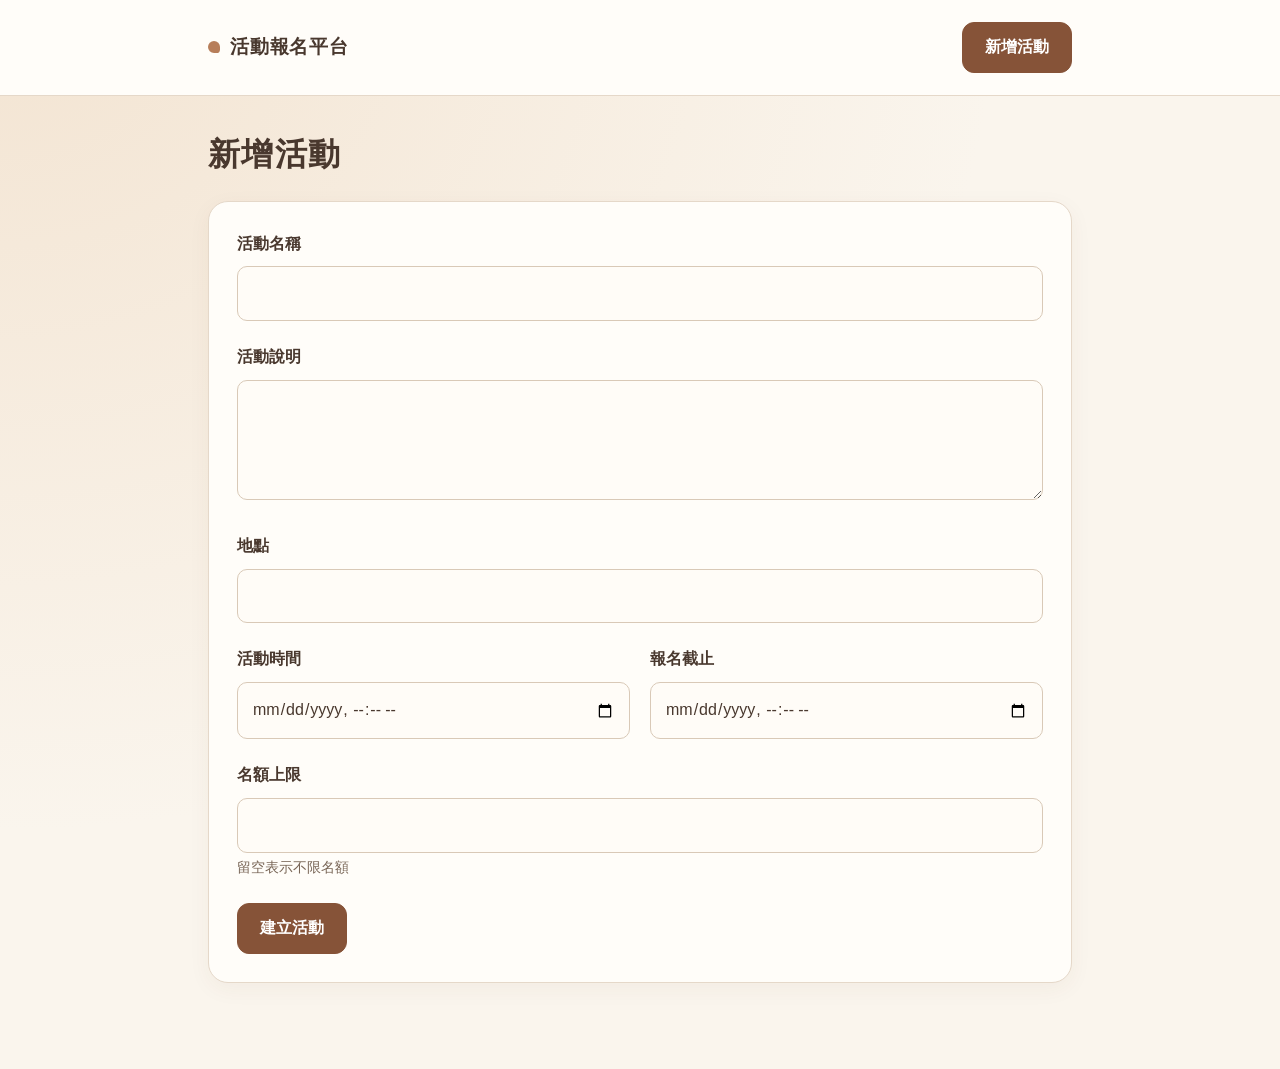
<file: event-signup/frontend/create.html>
<!DOCTYPE html>
<html lang="zh-Hant">
<head>
  <meta charset="UTF-8">
  <meta name="viewport" content="width=device-width, initial-scale=1">
  <title>新增活動｜活動報名平台</title>
  <link rel="stylesheet" href="css/style.css?v=20261101-cream-restored">
</head>
<body>
  <header><div class="inner"><a class="site-name" href="index.html">活動報名平台</a><a class="button" href="create.html">新增活動</a></div></header>
  <main>
    <h1>新增活動</h1>
    <div id="message" class="message" hidden></div>
    <form id="create-form" class="panel">
      <div class="field">
        <label for="title">活動名稱</label>
        <input id="title" name="title" required maxlength="100">
      </div>
      <div class="field">
        <label for="description">活動說明</label>
        <textarea id="description" name="description" maxlength="1000"></textarea>
      </div>
      <div class="field">
        <label for="location">地點</label>
        <input id="location" name="location" maxlength="100">
      </div>
      <div class="row">
        <div class="field">
          <label for="event_time">活動時間</label>
          <input id="event_time" name="event_time" type="datetime-local" required>
        </div>
        <div class="field">
          <label for="deadline">報名截止</label>
          <input id="deadline" name="deadline" type="datetime-local" required>
        </div>
      </div>
      <div class="field">
        <label for="capacity">名額上限</label>
        <input id="capacity" name="capacity" type="number" min="1">
        <span class="hint">留空表示不限名額</span>
      </div>
      <button type="submit">建立活動</button>
    </form>
  </main>
  <script src="js/api.js"></script>
  <script src="js/create.js"></script>
</body>
</html>
</file>
<file: event-signup/frontend/css/style.css>
/* 溫馨奶油色主題：四個頁面共用。 */
:root {
  color-scheme: light;
  --bg: #faf5ed;
  --surface: #fffdf9;
  --text: #49382e;
  --muted: #796657;
  --border: #e5d8c9;
  --primary: #865338;
  --primary-text: #ffffff;
  --success-bg: #eaf1e5;
  --success-text: #41613b;
  --error-bg: #fbece8;
  --error-text: #a03e32;
}
* { box-sizing: border-box; }
body {
  margin: 0;
  min-height: 100vh;
  background: radial-gradient(ellipse at top left, #f3e4d2 0, transparent 55%), var(--bg);
  color: var(--text);
  font-family: "Noto Sans TC", "Microsoft JhengHei", "PingFang TC", sans-serif;
  line-height: 1.8;
}
header { background: var(--surface); border-bottom: 1px solid var(--border); }
header .inner, main { max-width: 920px; margin: 0 auto; padding: 22px 28px; }
header .inner { display: flex; justify-content: space-between; align-items: center; gap: 16px; flex-wrap: wrap; }
header a.site-name { color: var(--text); font-weight: 700; font-size: 1.2rem; text-decoration: none; letter-spacing: .04em; }
header a.site-name::before { content: ""; display: inline-block; width: 12px; height: 12px; margin-right: 10px; border-radius: 50% 50% 30% 50%; background: #b77e5a; }
main { padding-top: 36px; padding-bottom: 64px; }
h1 { font-size: clamp(1.6rem, 4vw, 2rem); line-height: 1.4; margin: 0 0 24px; letter-spacing: .04em; }
h2 { font-size: 1.2rem; line-height: 1.5; margin: 0; overflow-wrap: anywhere; }
a { color: var(--primary); text-underline-offset: 4px; }
a:hover { color: #633b26; }
.toolbar { display: flex; justify-content: space-between; align-items: center; gap: 16px; flex-wrap: wrap; margin-bottom: 24px; }
.toolbar h1 { margin: 0; }
.toolbar label { color: var(--muted); font-size: .92rem; cursor: pointer; }
.activity, .panel {
  background: var(--surface);
  border: 1px solid var(--border);
  border-radius: 20px;
  padding: 28px;
  margin-bottom: 22px;
  box-shadow: 0 6px 22px rgb(96 66 41 / 5%);
}
.activity { border-top: 4px solid #c49a78; }
.activity-head { display: flex; justify-content: space-between; align-items: flex-start; flex-wrap: wrap; gap: 12px; }
.desc { color: var(--muted); margin: 12px 0 18px; white-space: pre-line; overflow-wrap: anywhere; }
dl { display: grid; grid-template-columns: max-content minmax(0, 1fr); gap: 8px 22px; margin: 16px 0 24px; font-size: .95rem; }
dt { color: var(--muted); }
dd { margin: 0; overflow-wrap: anywhere; }
.status { font-size: .8rem; padding: 4px 12px; border-radius: 999px; white-space: nowrap; font-weight: 600; }
.status.open { background: var(--success-bg); color: var(--success-text); }
.status.closed { background: #eee6db; color: #75604c; }
.actions { display: flex; gap: 12px; flex-wrap: wrap; }
.button, button {
  display: inline-flex; justify-content: center; align-items: center;
  min-height: 44px; padding: 10px 22px;
  border: 1px solid var(--primary); border-radius: 12px;
  background: var(--primary); color: var(--primary-text);
  font: inherit; font-weight: 600; text-align: center; text-decoration: none; cursor: pointer;
  transition: background-color .18s, border-color .18s, box-shadow .18s;
}
.button:hover, button:hover:not(:disabled) { background: #6e412b; border-color: #6e412b; color: #fff; box-shadow: 0 4px 12px rgb(96 66 41 / 12%); }
.button.secondary { background: transparent; color: var(--primary); border-color: #cbb29b; }
.button.secondary:hover { background: #f4e9dd; border-color: var(--primary); }
button:disabled { opacity: .5; cursor: not-allowed; }
:focus-visible { outline: 3px solid var(--primary); outline-offset: 4px; }
form .field { margin-bottom: 22px; }
form label { display: block; font-weight: 600; margin-bottom: 8px; }
form .hint { color: var(--muted); font-size: .85rem; }
input, textarea, select {
  width: 100%; min-width: 0; padding: 12px 14px;
  border: 1px solid #d9c9b7; border-radius: 10px;
  background: #fffcf7; color: var(--text); font: inherit;
}
input::placeholder, textarea::placeholder { color: #857567; opacity: 1; }
input:focus, textarea:focus, select:focus { border-color: var(--primary); }
input[type="checkbox"], input[type="radio"] { width: auto; accent-color: var(--primary); }
textarea { min-height: 120px; resize: vertical; }
.row { display: grid; grid-template-columns: minmax(0, 1fr) minmax(0, 1fr); gap: 20px; }
.message { padding: 14px 18px; border: 1px solid transparent; border-radius: 12px; margin-bottom: 22px; overflow-wrap: anywhere; }
.message.success { background: var(--success-bg); color: var(--success-text); border-color: #cdddc5; }
.message.error { background: var(--error-bg); color: var(--error-text); border-color: #ebc9c1; }
.table-wrap { overflow-x: auto; border: 1px solid var(--border); border-radius: 14px; }
table { width: 100%; border-collapse: collapse; background: var(--surface); }
th, td { text-align: left; padding: 14px 18px; border-bottom: 1px solid var(--border); white-space: nowrap; }
th { background: #f2e8db; color: #68503e; font-weight: 600; }
tbody tr:last-child td { border-bottom: 0; }
tbody tr:hover { background: #fcf6ee; }
.empty { color: var(--muted); text-align: center; padding: 40px 20px; background: var(--surface); border: 1px dashed #d6c2ab; border-radius: 18px; }
@media (max-width: 560px) {
  header .inner, main { padding-left: 18px; padding-right: 18px; }
  header .inner { padding-top: 16px; padding-bottom: 16px; }
  header a.site-name { font-size: 1rem; }
  header .button { padding: 8px 14px; font-size: .9rem; }
  main { padding-top: 26px; }
  .activity, .panel { padding: 22px 18px; border-radius: 16px; }
  .row { grid-template-columns: minmax(0, 1fr); gap: 0; }
  dl { gap: 8px 14px; }
  .actions .button { flex: 1 1 auto; }
  form button[type="submit"] { width: 100%; }
}
@media (prefers-reduced-motion: reduce) {
  .button, button { transition: none; }
}

/* 報名清單：醒目顯示目前報名人數。 */
#registration-count:not(:empty) {
  margin: 0 0 24px;
  padding: 18px 22px;
  border: 1px solid #dfc39a;
  border-left: 6px solid var(--primary);
  border-radius: 14px;
  background: #f7e8ce;
  color: #633b26;
  font-size: clamp(1.25rem, 4vw, 1.6rem);
  font-weight: 800;
  line-height: 1.5;
  font-variant-numeric: tabular-nums;
  overflow-wrap: anywhere;
}

/* 活動釘選 */
.pin-option { display: flex; align-items: center; gap: 8px; margin: 0 0 18px; color: var(--primary); font-weight: 700; cursor: pointer; }
.pin-option input { flex: 0 0 auto; width: 18px; height: 18px; }
.activity.pinned { border-color: #c49a78; border-top-color: var(--primary); background: #fff8eb; }
</file>
